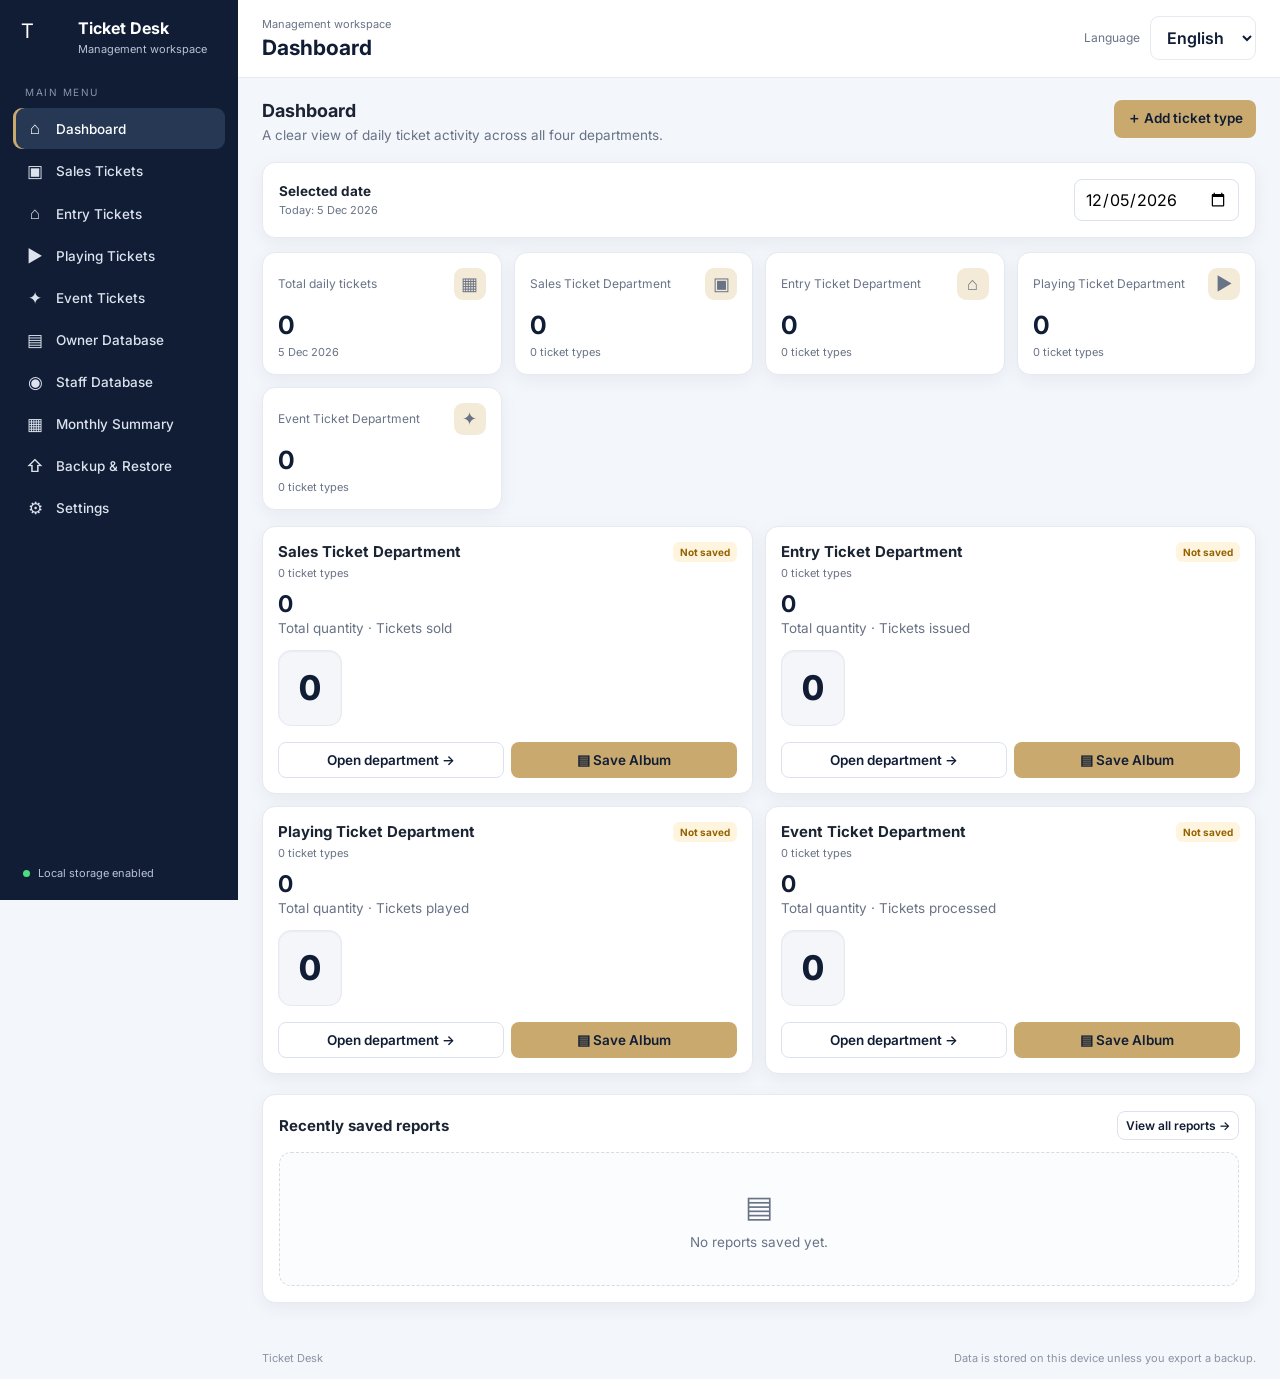
<file: index-1.html>
<!doctype html>
<html lang="en">
<head>
  <meta charset="utf-8">
  <meta name="viewport" content="width=device-width, initial-scale=1">
  <meta name="theme-color" content="#101d35">
  <title>Ticket Desk — Management System</title>
  <link rel="preconnect" href="https://fonts.googleapis.com">
  <link href="https://fonts.googleapis.com/css2?family=Inter:wght@400;500;600;700&family=Noto+Sans+Thai:wght@400;500;600;700&display=swap" rel="stylesheet">
  <link rel="stylesheet" href="style.css">
</head>
<body>
  <div class="app-shell">
    <aside class="sidebar" id="sidebar">
      <div class="brand"><div class="brand-mark">T</div><div><strong>Ticket Desk</strong><small data-i18n="workspace">Management workspace</small></div></div>
      <nav id="sideNav" aria-label="Main navigation"></nav>
      <div class="sidebar-foot"><span class="status-dot"></span><span data-i18n="localStorage">Local storage enabled</span></div>
    </aside>
    <main class="main">
      <header class="topbar">
        <button class="icon-button mobile-menu" id="menuToggle" aria-label="Open menu">☰</button>
        <div class="top-title"><span data-i18n="workspace">Management workspace</span><h1 id="pageTitle">Dashboard</h1></div>
        <div class="top-actions"><label class="language-label" for="languageSelect" data-i18n="language">Language</label><select id="languageSelect" aria-label="Language"><option value="en">English</option><option value="th">ภาษาไทย</option></select></div>
      </header>
      <div id="appContent" class="content" aria-live="polite"></div>
      <footer class="footer"><span>Ticket Desk</span><span data-i18n="localOnly">Data is stored on this device unless you export a backup.</span></footer>
    </main>
  </div>
  <div class="toast-region" id="toastRegion" aria-live="polite"></div>
  <dialog id="modal" class="modal"><form id="modalForm" method="dialog"><div id="modalContent"></div></form></dialog>
  <input type="file" id="backupFileInput" accept="application/json,.json" hidden>
  <script src="app.js"></script>
</body>
</html>
</file>
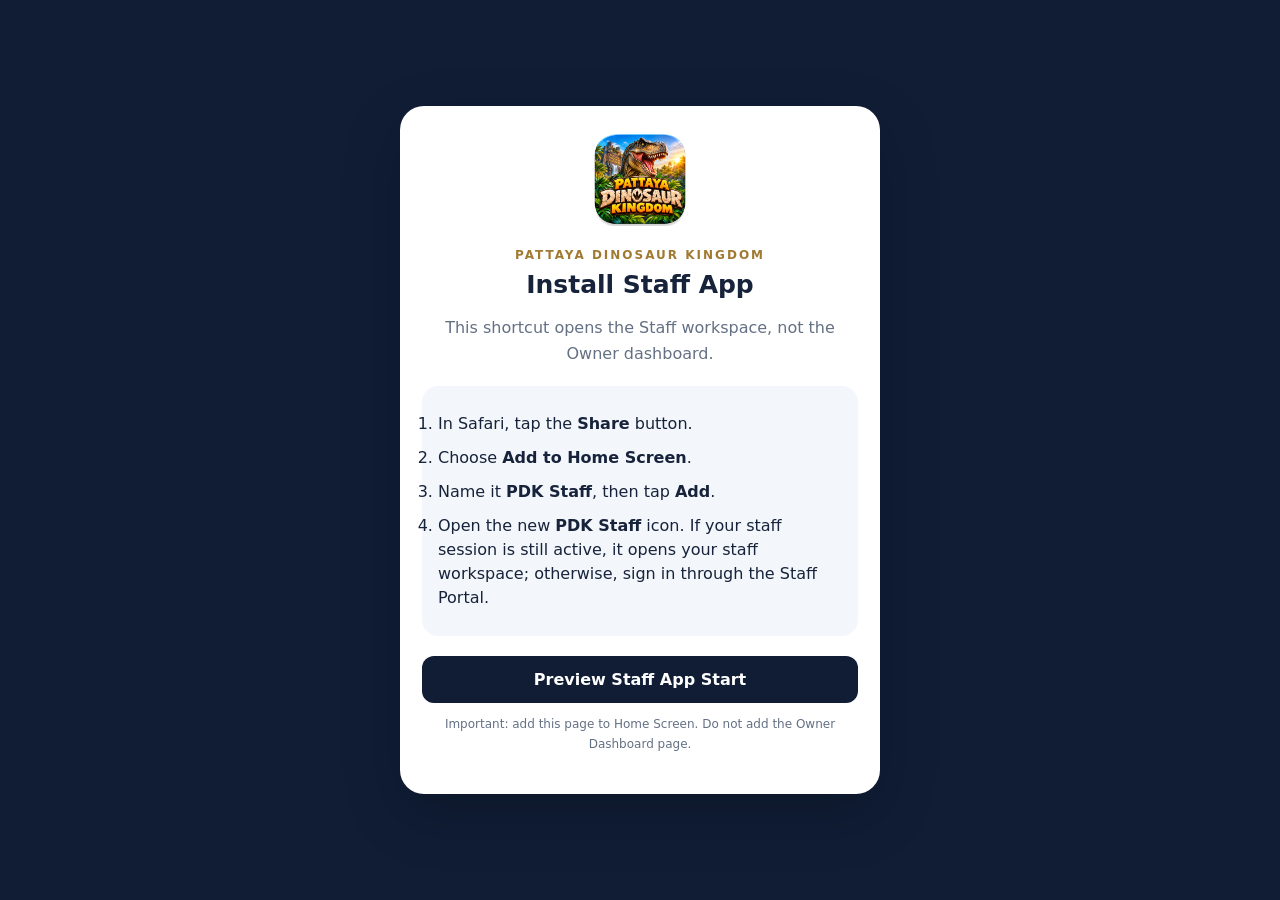
<file: staff-install.html>
<!doctype html>
<html lang="en">
<head>
<meta charset="utf-8">
<meta name="viewport" content="width=device-width,initial-scale=1">
<meta name="theme-color" content="#101d35">
<meta name="apple-mobile-web-app-capable" content="yes">
<meta name="apple-mobile-web-app-status-bar-style" content="black-translucent">
<meta name="apple-mobile-web-app-title" content="PDK Staff">
<link rel="manifest" href="./staff-manifest.webmanifest?v=staff-app-start-20261020a">
<link rel="apple-touch-icon" href="./file_000000006da082119bbf212e4f6fad52.png?v=staff-login-logo-center-20261019b">
<title>Install Staff App — Pattaya Dinosaur Kingdom</title>
<style>
*{box-sizing:border-box}body{margin:0;min-height:100vh;background:#101d35;color:#17233a;font-family:system-ui,-apple-system,sans-serif;display:grid;place-items:center;padding:20px}.card{width:min(100%,480px);background:#fff;border-radius:24px;padding:28px 22px;box-shadow:0 20px 60px #0003;text-align:center}.logo{width:92px;height:92px;object-fit:contain;border-radius:20px}.eyebrow{letter-spacing:2px;color:#a17a32;font-size:12px;font-weight:800;margin:18px 0 8px}h1{font-size:25px;margin:0 0 12px}p{line-height:1.6;color:#647084}.steps{text-align:left;background:#f3f6fb;border-radius:16px;padding:16px;margin:20px 0}.steps li{margin:10px 0;line-height:1.5}.btn{display:block;width:100%;padding:14px;border:0;border-radius:12px;background:#101d35;color:white;font-size:16px;font-weight:700;text-decoration:none}.small{font-size:12px}
</style>
</head>
<body>
<main class="card">
<img class="logo" src="./file_000000006da082119bbf212e4f6fad52.png?v=staff-login-logo-center-20261019b" alt="Pattaya Dinosaur Kingdom">
<div class="eyebrow">PATTAYA DINOSAUR KINGDOM</div>
<h1>Install Staff App</h1>
<p>This shortcut opens the Staff workspace, not the Owner dashboard.</p>
<ol class="steps">
<li>In Safari, tap the <strong>Share</strong> button.</li>
<li>Choose <strong>Add to Home Screen</strong>.</li>
<li>Name it <strong>PDK Staff</strong>, then tap <strong>Add</strong>.</li>
<li>Open the new <strong>PDK Staff</strong> icon. If your staff session is still active, it opens your staff workspace; otherwise, sign in through the Staff Portal.</li>
</ol>
<a class="btn" href="./staff-app.html">Preview Staff App Start</a>
<p class="small">Important: add this page to Home Screen. Do not add the Owner Dashboard page.</p>
</main>
<script>if("serviceWorker" in navigator && location.protocol==="https:"){window.addEventListener("load",()=>navigator.serviceWorker.register("./sw.js").catch(()=>{}));}</script>
<script>
(function(){
 const standalone=(window.matchMedia&&window.matchMedia("(display-mode: standalone)").matches)||window.navigator.standalone===true;
 if(standalone) location.replace("./staff-app.html?staff-app=1");
})();
</script>
</body></html>
</file>
<file: style.css>
:root{--navy:#101d35;--navy2:#1b2c4a;--gold:#c9a96e;--gold-light:#f4ead8;--ink:#1b2433;--muted:#697386;--line:#e5e9f0;--bg:#f5f7fb;--white:#fff;--green:#16794b;--red:#b42318;--shadow:0 8px 26px rgba(17,32,57,.07)}
*{box-sizing:border-box}body{margin:0;background:var(--bg);color:var(--ink);font-family:Inter,"Noto Sans Thai",sans-serif;font-size:14px}button,input,select,textarea{font:inherit}button{cursor:pointer}.app-shell{min-height:100vh}.sidebar{width:250px;background:var(--navy);color:#fff;position:fixed;inset:0 auto 0 0;padding:25px 16px;display:flex;flex-direction:column;z-index:10}.brand{display:flex;gap:11px;align-items:center;padding:0 10px 30px}.brand-mark{width:48px;height:48px;flex:0 0 48px;object-fit:cover;border-radius:12px;display:block;background:transparent;}.brand strong{display:block;font-size:16px}.brand small{display:block;color:#b8c2d4;font-size:11px;margin-top:4px}.nav-group{font-size:10px;text-transform:uppercase;letter-spacing:1.5px;color:#8794aa;padding:8px 12px}.nav-item{display:flex;align-items:center;gap:12px;width:100%;border:0;background:transparent;color:#dce3ef;text-align:left;padding:12px;border-radius:10px;margin:3px 0;font-weight:500}.nav-item .nav-icon{width:22px;text-align:center;font-size:17px}.nav-item.active,.nav-item:hover{background:#263854;color:#fff}.nav-item.active{box-shadow:inset 3px 0 var(--gold)}.sidebar-foot{margin-top:auto;padding:16px 10px 4px;color:#b8c2d4;font-size:11px;display:flex;gap:8px;align-items:center}.status-dot{width:7px;height:7px;background:#4ade80;border-radius:50%}.main{margin-left:250px;min-height:100vh;display:flex;flex-direction:column}.topbar{height:94px;background:#fff;border-bottom:1px solid var(--line);display:flex;align-items:center;justify-content:space-between;padding:20px 32px;position:sticky;top:0;z-index:5}.top-title>span{font-size:11px;color:var(--muted)}h1{font-size:23px;margin:4px 0 0;color:var(--navy)}.top-actions{display:flex;align-items:center;gap:10px}.top-actions select{border:1px solid var(--line);border-radius:9px;padding:10px 12px;background:#fff;color:var(--navy);font-weight:600}.language-label{color:var(--muted);font-size:12px}.content{padding:28px 32px;flex:1;max-width:1600px;width:100%;margin:0 auto}.footer{display:flex;justify-content:space-between;padding:16px 32px;color:#8b94a4;font-size:11px}.mobile-menu{display:none}.page-head{display:flex;justify-content:space-between;align-items:flex-start;gap:16px;margin-bottom:22px}.page-head p{color:var(--muted);margin:7px 0 0;line-height:1.6}.page-head h2{margin:0;font-size:19px}.actions,.toolbar{display:flex;gap:9px;align-items:center;flex-wrap:wrap}.btn{border:1px solid transparent;border-radius:9px;padding:10px 14px;font-weight:600;display:inline-flex;align-items:center;justify-content:center;gap:7px;transition:.15s}.btn-primary{background:var(--navy);color:#fff}.btn-primary:hover{background:#243b60}.btn-gold{background:var(--gold);color:var(--navy)}.btn-secondary{background:#fff;border-color:#dce2eb;color:var(--navy)}.btn-danger{background:#fff0ee;color:var(--red);border-color:#ffd4ce}.btn-small{padding:7px 9px;font-size:12px}.icon-button{border:1px solid var(--line);background:#fff;border-radius:9px;padding:9px 11px;color:var(--navy)}.stats-grid{display:grid;grid-template-columns:repeat(4,minmax(0,1fr));gap:16px;margin-bottom:22px}.stat-card,.panel,.department-card,.ticket-card,.report-card{background:#fff;border:1px solid var(--line);border-radius:15px;box-shadow:var(--shadow)}.stat-card{padding:19px}.stat-top{display:flex;justify-content:space-between;align-items:center;color:var(--muted);font-size:12px}.stat-icon{width:36px;height:36px;border-radius:10px;background:var(--gold-light);display:grid;place-items:center;font-size:18px}.stat-number{font-size:28px;font-weight:700;color:var(--navy);margin-top:15px}.stat-sub{font-size:11px;color:var(--muted);margin-top:5px}.dashboard-grid{display:grid;grid-template-columns:repeat(2,minmax(0,1fr));gap:16px}.department-card{padding:19px}.dept-top{display:flex;justify-content:space-between;gap:10px;align-items:flex-start}.dept-title{font-size:15px;font-weight:700}.dept-count{font-size:25px;font-weight:700;color:var(--navy);margin:14px 0 3px}.muted{color:var(--muted)}.ticket-preview-row{display:flex;gap:8px;overflow:hidden;margin:15px 0;min-height:50px}.mini-ticket{width:56px;height:48px;border:1px solid var(--line);border-radius:8px;overflow:hidden;background:#f6f7fa;flex-shrink:0}.mini-ticket img{width:100%;height:100%;object-fit:contain}.mini-ticket.empty{display:grid;place-items:center;color:#b6bfcb}.panel{padding:20px;margin-bottom:18px}.panel-head{display:flex;align-items:center;justify-content:space-between;gap:12px;margin-bottom:16px}.panel-head h3{font-size:15px;margin:0}.field{display:flex;flex-direction:column;gap:7px;min-width:0}.field label{font-size:12px;color:#4f5b6e;font-weight:600}.field input,.field select,.field textarea,.search-input{width:100%;padding:10px 11px;border:1px solid #dce2eb;border-radius:9px;background:#fff;color:var(--ink);outline:none}.field input:focus,.field select:focus,.field textarea:focus,.search-input:focus{border-color:var(--gold);box-shadow:0 0 0 3px #c9a96e22}.field textarea{resize:vertical;min-height:80px}.form-grid{display:grid;grid-template-columns:repeat(2,minmax(0,1fr));gap:15px}.field.full{grid-column:1/-1}.toolbar{justify-content:space-between;margin-bottom:17px}.toolbar-left,.toolbar-right{display:flex;gap:9px;align-items:center;flex-wrap:wrap}.search-input{width:240px}.date-input{border:1px solid #dce2eb;border-radius:9px;padding:10px;background:#fff}.ticket-grid{display:grid;grid-template-columns:repeat(3,minmax(0,1fr));gap:15px}.ticket-card{overflow:hidden;display:flex;flex-direction:column}.ticket-image-wrap{height:165px;background:#f1f3f7;display:flex;align-items:center;justify-content:center;position:relative;cursor:pointer;border-bottom:1px solid var(--line)}.ticket-image-wrap img{width:100%;height:100%;object-fit:contain;padding:10px}.image-placeholder{color:#9aa4b3;text-align:center;display:grid;gap:8px;place-items:center}.image-placeholder span{font-size:27px}.ticket-body{padding:14px;display:flex;flex-direction:column;gap:11px;flex:1}.ticket-name{font-weight:700;font-size:14px;overflow-wrap:anywhere}.ticket-id{font-size:10px;color:var(--muted)}.quantity-row{display:flex;justify-content:space-between;align-items:center;gap:8px}.quantity-row label{font-size:12px;color:var(--muted)}.qty-input{width:90px;border:1px solid #dce2eb;border-radius:8px;padding:9px;text-align:center;font-weight:700}.ticket-actions{display:flex;gap:7px;flex-wrap:wrap;margin-top:auto}.ticket-actions .btn{flex:1}.tag{display:inline-flex;padding:4px 7px;border-radius:6px;background:#edf7f1;color:var(--green);font-size:10px;font-weight:700}.tag.unsaved{background:#fff5df;color:#946200}.empty-state{padding:35px 20px;text-align:center;color:var(--muted);border:1px dashed #d6dce6;border-radius:12px;background:#fbfcfe}.empty-state .empty-icon{font-size:30px;margin-bottom:10px}.table-wrap{overflow:auto}table{width:100%;border-collapse:collapse;min-width:500px}th,td{padding:12px 10px;text-align:left;border-bottom:1px solid var(--line);font-size:12px}th{color:#6b7585;background:#f8f9fc;font-weight:700}td strong{color:var(--navy)}.report-list{display:grid;grid-template-columns:repeat(2,minmax(0,1fr));gap:14px}.report-card{padding:17px}.report-card h3{margin:0 0 8px;font-size:15px}.report-meta{display:flex;flex-wrap:wrap;gap:8px;color:var(--muted);font-size:11px;margin:12px 0}.report-total{font-size:23px;font-weight:700;color:var(--navy)}.report-actions{display:flex;gap:7px;flex-wrap:wrap;margin-top:14px}.report-line{display:flex;align-items:center;gap:10px}.report-thumb{width:48px;height:38px;background:#f3f5f8;border-radius:6px;object-fit:contain}.notice{padding:12px 14px;background:#fff8e9;border:1px solid #f0dba9;border-radius:10px;color:#76571c;font-size:12px;line-height:1.5;margin-bottom:16px}.settings-grid{display:grid;grid-template-columns:repeat(2,minmax(0,1fr));gap:16px}.modal{border:0;border-radius:16px;padding:0;width:min(620px,calc(100% - 28px));max-height:90vh;box-shadow:0 20px 70px #09152b55}.modal::backdrop{background:#0b1529a8;backdrop-filter:blur(3px)}#modalContent{padding:24px;overflow:auto;max-height:90vh}.modal-title{font-size:19px;margin:0 0 20px}.modal-footer{display:flex;justify-content:flex-end;gap:9px;margin-top:22px}.image-preview-dialog{width:min(900px,calc(100% - 20px))}.large-preview{max-width:100%;max-height:75vh;object-fit:contain;display:block;margin:auto}.toast-region{position:fixed;right:20px;bottom:20px;z-index:50;display:grid;gap:8px}.toast{background:var(--navy);color:#fff;padding:12px 16px;border-radius:10px;box-shadow:var(--shadow);max-width:min(380px,calc(100vw - 40px));animation:toast-in .2s ease}.toast.error{background:#9f2822}.toast.success{background:#176b48}@keyframes toast-in{from{transform:translateY(8px);opacity:0}to{transform:none;opacity:1}}.hidden{display:none!important}.footer span:last-child{text-align:right}.summary-line{display:flex;justify-content:space-between;gap:10px;padding:9px 0;border-bottom:1px solid var(--line)}.summary-line:last-child{border:0}.backup-actions{display:flex;gap:10px;flex-wrap:wrap}.image-actions{display:flex;gap:8px;align-items:center;flex-wrap:wrap}.help-text{font-size:11px;color:var(--muted);line-height:1.5}.print-only{display:none}
@media(max-width:1150px){.stats-grid{grid-template-columns:repeat(2,minmax(0,1fr))}.ticket-grid{grid-template-columns:repeat(2,minmax(0,1fr))}.content{padding:22px}.topbar{padding:18px 22px}}
@media(max-width:760px){.sidebar{transform:translateX(-100%);transition:transform .2s;width:270px;box-shadow:8px 0 30px #0b152933}.sidebar.open{transform:translateX(0)}.main{margin-left:0}.mobile-menu{display:inline-block}.topbar{height:80px;padding:14px 16px;gap:10px}.top-title{flex:1}.top-title>span{display:none}h1{font-size:19px}.language-label{display:none}.top-actions select{padding:9px 8px;max-width:120px}.content{padding:17px 14px 25px}.footer{padding:14px;font-size:10px;gap:10px}.stats-grid{gap:10px}.stat-card{padding:14px}.stat-number{font-size:23px}.dashboard-grid,.settings-grid,.report-list{grid-template-columns:1fr}.ticket-grid{grid-template-columns:repeat(2,minmax(0,1fr));gap:10px}.ticket-image-wrap{height:125px}.ticket-body{padding:10px}.ticket-name{font-size:12px}.ticket-actions .btn{padding:7px 5px;font-size:10px}.qty-input{width:70px;padding:8px}.page-head{display:block}.page-head .actions{margin-top:14px}.toolbar{align-items:stretch}.toolbar-left,.toolbar-right{width:100%}.search-input{width:100%;flex:1}.date-input{flex:1;min-width:0}.form-grid{grid-template-columns:1fr}.field.full{grid-column:auto}.panel{padding:14px}.panel-head{align-items:flex-start}.toast-region{right:10px;bottom:10px;left:10px}.toast{max-width:none}.report-actions .btn{flex:1}.table-wrap{margin:0 -5px}.dept-count{font-size:22px}}
@media(max-width:380px){.ticket-grid{grid-template-columns:1fr}.ticket-image-wrap{height:170px}.stats-grid{grid-template-columns:1fr 1fr}.stat-card{padding:11px}.stat-number{font-size:21px}}
@media print{body{background:#fff;font-size:11px}.sidebar,.topbar,.footer,.no-print,.toast-region{display:none!important}.main{margin:0}.content{padding:0;max-width:none}.panel,.stat-card,.department-card,.ticket-card,.report-card{box-shadow:none;border:1px solid #ddd;break-inside:avoid}.ticket-grid{grid-template-columns:repeat(3,1fr)}.ticket-image-wrap{height:100px}.print-only{display:block}.report-card{margin-bottom:10px}button{display:none!important}table{min-width:0}th,td{padding:7px}.print-heading{display:block!important}}

.ticket-album{background:#071a35;color:#fff;border-radius:18px;padding:14px;overflow:hidden;margin:8px 0 16px;font-family:Arial,"Noto Sans Thai",sans-serif}.album-header{display:flex;align-items:center;justify-content:space-between;gap:10px;padding:6px 3px 14px;border-bottom:3px solid #d6ad57}.album-brand{display:flex;align-items:center;gap:10px;min-width:0}.album-brand-mark{width:48px;height:48px;display:grid;place-items:center;border:3px solid #f4d487;border-radius:10px;color:#f4d487;font-size:29px;flex-shrink:0}.album-kicker{font-size:8px;letter-spacing:1px;color:#f4d487;font-weight:800}.album-header h1{margin:5px 0;color:#f4d487;font-family:Georgia,serif;font-size:clamp(17px,3vw,26px);line-height:1.05}.album-department{font-family:Georgia,serif;font-size:clamp(13px,2vw,18px)}.album-date{margin-top:7px;font-size:12px}.album-header-art{font-size:43px}.album-total-card{margin:12px 0;padding:11px;border:2px solid #f2d18a;border-radius:14px;background:#fffaf0;color:#071a35;display:grid;grid-template-columns:48px 1fr;align-items:center;gap:10px}.album-total-icon{width:44px;height:44px;border-radius:50%;display:grid;place-items:center;background:#071a35;color:#f4d487;font-size:24px;border:4px solid #f4e3b7}.album-total-number{border-right:1px solid #d6ad57}.album-total-number span{display:block;font-size:11px;font-weight:800;text-transform:uppercase}.album-total-number strong{display:block;font-size:43px;line-height:1}.album-total-meta{grid-column:1/-1;display:flex;flex-direction:row;flex-wrap:wrap;align-items:center;gap:7px;border-top:1px solid #e5cf9b;padding-top:8px;font-size:12px}.album-total-meta span{color:#63728a}.album-total-meta b{margin-left:auto;background:#f6e4b7;border-radius:20px;padding:5px 8px}.album-section-title{display:flex;align-items:center;gap:9px;margin:12px 0;color:#f4d487}.album-section-title h2{font:bold 18px Georgia,serif;white-space:nowrap;margin:0}.album-section-title span{height:2px;background:#d6ad57;flex:1}.album-ticket-list{display:grid;gap:9px}.album-ticket{display:grid;grid-template-columns:minmax(90px,34%) 1fr 55px;align-items:center;gap:8px;padding:8px;background:#fff;border:2px solid #dfe4eb;border-radius:13px;color:#071a35;min-height:90px;break-inside:avoid}.album-ticket-image{position:relative;height:74px;display:flex;align-items:center;justify-content:center;overflow:hidden;background:#edf0f4;border-radius:7px;isolation:isolate}.album-ticket-image::before{content:'';position:absolute;inset:0;background-image:var(--ticket-image);background-size:cover;background-position:center;filter:blur(8px);opacity:.28;transform:scale(1.08);z-index:-1}.album-ticket-image img{position:relative;width:100%;height:100%;object-fit:cover;object-position:center;z-index:1}.album-no-image{font-size:34px}.album-ticket-name{font:bold 16px Georgia,serif;line-height:1.15;overflow-wrap:anywhere}.album-ticket-notes{margin-top:5px;color:#62728b;font-size:10px}.album-ticket-qty{background:linear-gradient(145deg,#f9e8b7,#dcb45d);border-radius:10px;text-align:center;padding:6px 2px}.album-ticket-qty span{display:block;font-size:9px;font-weight:700}.album-ticket-qty strong{display:block;font-size:25px;line-height:1.2}.album-grand-total{margin-top:13px;padding:9px;border:2px solid #d6ad57;border-radius:13px;display:flex;align-items:center;justify-content:center;gap:8px;color:#f4d487;font-family:Georgia,serif;font-size:15px;font-weight:700}.album-grand-icon{font-size:25px}.album-grand-total strong{font-size:32px}.album-footer{text-align:center;margin-top:16px;color:#e4e9f1;font-size:10px}.album-footer span{padding:0 5px;color:#f4d487}.album-empty{padding:20px;text-align:center;background:#fff;color:#071a35;border-radius:12px}.album-modal-toolbar p{font-size:12px;color:var(--muted);margin-top:-5px}@media(min-width:760px){.album-total-card{grid-template-columns:65px 1fr 1fr}.album-total-meta{grid-column:auto;border-top:0;border-left:1px solid #e5cf9b;padding:0 0 0 12px;flex-direction:column;align-items:flex-start}.album-total-number strong{font-size:56px}.album-ticket{grid-template-columns:minmax(170px,38%) 1fr 72px;min-height:120px}.album-ticket-image{height:98px}.album-ticket-name{font-size:21px}.album-ticket-qty strong{font-size:31px}}
/* Scenic landmark header for the saved ticket album — design option 7 */
.ticket-album .album-header{position:relative;display:flex;align-items:flex-end;justify-content:flex-start;min-height:205px;gap:10px;padding:18px 16px 15px;border:2px solid #d6ad57;border-radius:14px;overflow:hidden;background:linear-gradient(90deg,rgba(4,18,36,.88) 0%,rgba(4,18,36,.58) 48%,rgba(4,18,36,.05) 100%),url('dinosaur-kingdom-hero.svg') center 52%/cover no-repeat;box-shadow:inset 0 -48px 60px rgba(3,16,31,.2)}
.ticket-album .album-brand{position:relative;z-index:1;max-width:80%;align-items:flex-end}
.ticket-album .album-brand-copy{min-width:0;text-shadow:0 2px 6px rgba(0,0,0,.8)}
.ticket-album .album-kicker{font-size:10px;letter-spacing:1.4px;color:#ffe4a0}
.ticket-album .album-header h1{font-size:clamp(19px,3.2vw,30px);line-height:1.08;text-shadow:0 2px 5px #000;margin:8px 0}
.ticket-album .album-department{font-family:Arial,"Noto Sans Thai",sans-serif;font-weight:700;text-shadow:0 2px 4px #000}
.ticket-album .album-date{display:inline-block;margin-top:8px;padding:5px 9px;border-radius:20px;background:rgba(4,18,36,.78);color:#fff0c5;text-shadow:none}
@media(max-width:480px){.ticket-album .album-header{min-height:175px;padding:12px 10px 12px;background-position:center center}.ticket-album .album-brand{max-width:95%}.ticket-album .album-kicker{font-size:8px;letter-spacing:1px}.ticket-album .album-header h1{font-size:19px}.ticket-album .album-department{font-size:12px}}

/* Mobile navigation closes when the dimmed area outside the drawer is tapped */
.sidebar-backdrop{display:none}
@media(max-width:760px){.sidebar-backdrop.open{display:block;position:fixed;inset:0;width:100%;height:100%;padding:0;border:0;border-radius:0;background:rgba(8,18,35,.42);z-index:9;cursor:pointer}.sidebar{z-index:10}}

/* Firebase Gmail owner sign-in gate */
body.auth-pending .app-shell,body.auth-pending .toast-region,body.auth-pending .modal{display:none!important}
.auth-gate{min-height:100vh;display:none;align-items:center;justify-content:center;padding:24px;background:radial-gradient(circle at top right,#253d60 0,#101d35 48%,#081326 100%);color:#f7f8fb}
body.auth-pending .auth-gate{display:flex}
.auth-card{width:min(100%,440px);background:#fff;border:1px solid rgba(244,234,216,.8);border-radius:24px;padding:30px 24px;box-shadow:0 22px 70px rgba(0,0,0,.28);color:#17243b;text-align:center}
.auth-brand{width:96px;height:96px;object-fit:contain;border-radius:20px;display:block;margin:0 auto 18px;background:transparent;box-shadow:none;}
.auth-kicker{font-size:11px;letter-spacing:2px;color:#9a783f;font-weight:700;margin:0 0 8px}
.auth-card h1{font-size:25px;line-height:1.2;margin:0 0 12px}
.auth-description{color:#697386;line-height:1.6;margin:0 0 22px}
.auth-google-button{width:100%;min-height:48px;border:1px solid #d9dee7;border-radius:12px;background:#fff;color:#1b2433;font-weight:700;display:flex;align-items:center;justify-content:center;gap:12px;padding:12px;margin:10px 0}
.auth-google-button:disabled{opacity:.6;cursor:wait}
.google-g{font-size:21px;font-weight:800;color:#4285f4}
.auth-status{font-size:13px;line-height:1.5;color:#697386;margin:14px 0 0}
.auth-status.error{color:#b42318}
.auth-link-existing{margin-top:18px;text-align:left;border-top:1px solid #e5e9f0;padding-top:16px}
.auth-link-existing p{font-size:13px;line-height:1.5;color:#697386}
.auth-link-existing label{display:block;font-size:12px;font-weight:700;margin:12px 0 6px}
.auth-link-existing input{width:100%;border:1px solid #d5dbe5;border-radius:10px;padding:12px;color:#17243b;background:#fff}

/* Option 7: scenic landmark + separate ticket-album title panel */
.ticket-album .album-header{height:clamp(150px,24vw,245px);min-height:0;padding:0;border:2px solid #d6ad57;border-radius:14px 14px 0 0;background:linear-gradient(90deg,rgba(4,18,36,.05),rgba(4,18,36,0)),url("dinosaur-kingdom-hero.svg") center 52%/cover no-repeat;box-shadow:none}
.ticket-album .album-report-heading{display:flex;align-items:center;gap:14px;margin:0 0 12px;padding:12px 14px;background:#071a35;border:2px solid #d6ad57;border-top:0;border-radius:0 0 14px 14px;color:#fff}
.ticket-album .album-report-icon{width:58px;height:58px;flex:0 0 58px;display:grid;place-items:center;border:2px solid #f4d487;border-radius:12px;color:#f4d487;font-size:34px}
.ticket-album .album-report-copy{min-width:0}
.ticket-album .album-report-copy h1{margin:0 0 5px;color:#f4d487;font:700 clamp(18px,3vw,28px) Georgia,serif;line-height:1.1}
.ticket-album .album-report-copy .album-department{font-size:14px}
.ticket-album .album-report-copy .album-date{margin-top:5px;font-size:12px}
@media(max-width:480px){.ticket-album .album-header{height:150px}.ticket-album .album-report-heading{gap:10px;padding:10px}.ticket-album .album-report-icon{width:46px;height:46px;flex-basis:46px;font-size:27px}.ticket-album .album-report-copy h1{font-size:17px}}

/* Option 7: use a real image element so Save as Image and Print capture the scenic banner reliably */
.ticket-album .album-header{position:relative;display:block;height:clamp(150px,25vw,250px);min-height:150px;padding:0!important;overflow:hidden;border:2px solid #d6ad57;border-radius:14px 14px 0 0;background:#071a35!important;}
.ticket-album .album-header .album-hero-image{display:block;width:100%;height:100%;object-fit:cover;object-position:center 52%;}
.ticket-album .album-header .album-hero-shade{position:absolute;inset:0;background:linear-gradient(180deg,rgba(4,18,36,0) 55%,rgba(4,18,36,.2));pointer-events:none;}
.ticket-album .album-report-heading{margin-top:0;border-radius:0 0 14px 14px;}
@media(max-width:480px){.ticket-album .album-header{height:165px;min-height:165px;}}

/* Installable app: Download here */
.install-app-button{display:inline-flex;align-items:center;justify-content:center;gap:7px;min-height:40px;padding:9px 13px;border:1px solid #c9a96e;border-radius:10px;background:#101d35;color:#ffe5a1;font-weight:800;white-space:nowrap;box-shadow:0 3px 10px rgba(16,29,53,.12)}
.install-app-button:hover{background:#1b2c4a}
.install-app-button:focus-visible{outline:3px solid #e5c16d;outline-offset:2px}
@media(max-width:480px){.topbar{padding:12px}.top-actions{gap:6px}.install-app-button{padding:8px 9px;min-height:38px;font-size:12px}.language-label{display:none}.top-actions select{padding:8px 5px;max-width:96px}}

/* Safer ticket actions: Edit stays prominent; Delete is tucked into More. */
.ticket-actions{align-items:stretch;gap:8px;position:relative}
.ticket-actions .ticket-edit-button{flex:1;min-height:42px;font-size:13px}
.ticket-more{position:relative;flex:0 0 auto}
.ticket-more>summary{list-style:none;display:flex;align-items:center;justify-content:center;gap:4px;min-height:42px;padding:0 11px;border:1px solid var(--line);border-radius:9px;background:#fff;color:var(--navy);font-weight:700;cursor:pointer;user-select:none}
.ticket-more>summary::-webkit-details-marker{display:none}
.ticket-more[open]>summary{background:#f5f7fb;border-color:#b9c4d4}
.ticket-more-menu{position:absolute;right:0;bottom:calc(100% + 7px);z-index:8;min-width:130px;padding:6px;background:#fff;border:1px solid var(--line);border-radius:10px;box-shadow:0 10px 28px #09152b24}
.ticket-delete-option{display:block;width:100%;padding:11px 12px;border:0;border-radius:7px;background:#fff;color:var(--red);text-align:left;font-weight:700;cursor:pointer}
.ticket-delete-option:active,.ticket-delete-option:hover{background:#fff0ee}
@media(max-width:760px){.ticket-actions .ticket-edit-button{min-height:42px;font-size:12px}.ticket-more>summary{min-height:42px;padding:0 10px;font-size:11px}.ticket-more-menu{min-width:124px}}

/* Pattaya Dinosaur Kingdom report header branding */
.ticket-album .album-header .album-hero-brand{position:absolute;z-index:2;inset:0;display:flex;flex-direction:column;align-items:flex-start;justify-content:center;padding:clamp(14px,3vw,30px);color:#fff;text-shadow:0 2px 8px rgba(0,0,0,.8);pointer-events:none;max-width:100%}
.ticket-album .album-header .album-hero-kicker{font-size:clamp(9px,1.5vw,14px);font-weight:800;letter-spacing:clamp(2px,.5vw,5px);color:#ffe2a0;margin-bottom:5px}
.ticket-album .album-header .album-hero-brand strong{font-family:Georgia,serif;font-size:clamp(24px,5.4vw,56px);line-height:.98;letter-spacing:1px;color:#fff0c2}
.ticket-album .album-header .album-hero-brand b{font-family:Georgia,serif;font-size:clamp(19px,4.2vw,43px);line-height:1.08;color:#fff;font-weight:900;letter-spacing:.2px;overflow-wrap:anywhere}
.ticket-album .album-header .album-hero-tagline{font-size:clamp(8px,1.35vw,12px);font-weight:800;letter-spacing:clamp(1px,.3vw,3px);margin-top:10px;color:#fff}
@media(max-width:480px){.ticket-album .album-header .album-hero-brand{padding:12px}.ticket-album .album-header .album-hero-brand strong{font-size:25px}.ticket-album .album-header .album-hero-brand b{font-size:19px}.ticket-album .album-header .album-hero-tagline{font-size:8px;letter-spacing:1px}}
@media print{.ticket-album .album-header .album-hero-brand{print-color-adjust:exact;-webkit-print-color-adjust:exact}}

/* Option 2: compact report layout with two-column ticket cards */
.ticket-album .album-header{height:150px!important;min-height:150px!important;border-radius:14px 14px 0 0!important}
.ticket-album .album-hero-brand{padding:14px!important}
.ticket-album .album-hero-kicker{font-size:9px!important;letter-spacing:2px!important}
.ticket-album .album-hero-brand strong{font-size:30px!important}
.ticket-album .album-hero-brand b{font-size:24px!important}
.ticket-album .album-hero-tagline{font-size:8px!important;letter-spacing:1px!important;margin-top:5px!important}
.ticket-album .album-report-heading{padding:8px 12px!important;margin-bottom:8px!important}
.ticket-album .album-report-icon{width:42px!important;height:42px!important;flex-basis:42px!important;font-size:24px!important}
.ticket-album .album-department{font-size:16px!important}
.ticket-album .album-date{margin-top:4px!important;font-size:12px!important}
.ticket-album .album-total-card{margin:8px 0!important;padding:10px!important;grid-template-columns:44px 1fr 1fr!important;gap:8px!important}
.ticket-album .album-total-icon{font-size:25px!important}
.ticket-album .album-total-number strong{font-size:36px!important}
.ticket-album .album-total-number span{font-size:10px!important}
.ticket-album .album-total-meta{font-size:10px!important}
.ticket-album .album-section-title{margin:8px 0!important}
.ticket-album .album-ticket-list{grid-template-columns:repeat(2,minmax(0,1fr))!important;gap:8px!important}
.ticket-album .album-ticket{grid-template-columns:minmax(0,40%) minmax(0,1fr) 40px!important;gap:5px!important;padding:5px!important;min-height:74px!important;border-radius:10px!important}
.ticket-album .album-ticket-image{height:62px!important}
.ticket-album .album-ticket-name{font-size:12px!important;overflow-wrap:anywhere!important}
.ticket-album .album-ticket-notes{display:none!important}
.ticket-album .album-ticket-qty{padding:5px 1px!important}
.ticket-album .album-ticket-qty span{font-size:7px!important}
.ticket-album .album-ticket-qty strong{font-size:19px!important}
.ticket-album .album-grand-total{margin-top:9px!important;padding:7px!important;font-size:13px!important}
.ticket-album .album-grand-total strong{font-size:30px!important}
.ticket-album .album-footer{margin-top:8px!important;font-size:10px!important}
@media(max-width:420px){.ticket-album{padding:8px!important}.ticket-album .album-header{height:125px!important;min-height:125px!important}.ticket-album .album-hero-brand strong{font-size:24px!important}.ticket-album .album-hero-brand b{font-size:19px!important}.ticket-album .album-ticket{grid-template-columns:minmax(0,36%) minmax(0,1fr) 36px!important;gap:4px!important;padding:4px!important}.ticket-album .album-ticket-image{height:56px!important}.ticket-album .album-ticket-name{font-size:10px!important}.ticket-album .album-ticket-qty strong{font-size:16px!important}.ticket-album .album-total-card{grid-template-columns:32px 1fr 1fr!important;padding:7px!important}.ticket-album .album-total-number strong{font-size:30px!important}}


/* Compact premium refresh — global app UI only; report/album styling remains intact */
:root{--shadow:0 5px 18px rgba(17,32,57,.055)}
body{font-size:13.5px;background:#f3f6fb}
.sidebar{padding:18px 13px;width:238px}
.brand{padding:0 8px 22px;gap:9px}
.brand-mark{width:36px;height:36px;border-radius:11px;font-size:20px}
.nav-item{padding:10px 11px;gap:10px;margin:2px 0;border-radius:9px}
.main{margin-left:238px}
.topbar{height:78px;padding:14px 24px}
h1{font-size:21px}
.content{padding:22px 24px;max-width:1540px}
.footer{padding:12px 24px}
.page-head{margin-bottom:16px;gap:12px}
.page-head h2{font-size:18px}
.page-head p{margin-top:5px;line-height:1.45}
.stats-grid{gap:12px;margin-bottom:16px}
.stat-card{padding:15px;border-radius:13px}
.stat-icon{width:32px;height:32px;border-radius:9px}
.stat-number{font-size:25px;margin-top:10px}
.dashboard-grid{gap:12px}
.department-card{padding:15px;border-radius:13px}
.dept-count{font-size:23px;margin:10px 0 2px}
.ticket-preview-row{margin:10px 0;min-height:44px}
.mini-ticket{width:50px;height:42px}
.panel{padding:16px;margin-bottom:14px;border-radius:13px}
.panel-head{margin-bottom:12px}
.form-grid{gap:12px}
.field{gap:5px}
.field input,.field select,.field textarea,.search-input,.date-input{padding:9px 10px;border-radius:8px}
.toolbar{margin-bottom:13px;gap:8px}
.toolbar-left,.toolbar-right,.actions{gap:7px}
.btn{padding:9px 12px;border-radius:8px}
.btn-small{padding:6px 8px}
.ticket-grid{gap:12px}
.ticket-card{border-radius:13px}
.ticket-image-wrap{height:138px}
.ticket-image-wrap img{padding:8px}
.ticket-body{padding:11px;gap:9px}
.ticket-name{font-size:14px;line-height:1.35}
.quantity-row{gap:7px}
.qty-input{min-height:40px;padding:8px 9px;border-radius:9px}
.ticket-actions{gap:7px}
.ticket-actions .ticket-edit-button,.ticket-more>summary{min-height:39px}
.report-card{border-radius:13px}
@media(max-width:1150px){
 .main{margin-left:238px}
 .content{padding:18px}
 .topbar{padding:12px 18px}
 .ticket-grid{gap:10px}
 .ticket-image-wrap{height:125px}
 .ticket-body{padding:10px}
}
@media(max-width:760px){
 .sidebar{width:270px;padding:20px 14px}
 .main{margin-left:0}
 .topbar{height:auto;min-height:68px;padding:10px 12px;gap:8px}
 .top-title{min-width:0}
 .top-title h1{font-size:clamp(16px,4.5vw,20px);line-height:1.18;margin-top:0}
 .content{padding:14px 12px}
 .footer{padding:12px}
 .page-head{margin-bottom:13px;align-items:center}
 .page-head h2{font-size:17px}
 .stats-grid{gap:9px;margin-bottom:12px}
 .stat-card{padding:11px;border-radius:12px}
 .stat-number{font-size:22px;margin-top:7px}
 .stat-sub{font-size:10px}
 .dashboard-grid{gap:10px}
 .department-card{padding:12px}
 .dept-count{font-size:21px}
 .panel{padding:12px;margin-bottom:11px}
 .panel-head{gap:8px;margin-bottom:10px}
 .form-grid{gap:10px}
 .toolbar{gap:7px;margin-bottom:11px}
 .toolbar-left,.toolbar-right{gap:7px}
 .search-input{width:100%;min-width:0}
 .ticket-grid{gap:9px}
 .ticket-image-wrap{height:112px}
 .ticket-image-wrap img{padding:6px}
 .ticket-body{padding:9px;gap:8px}
 .ticket-name{font-size:13px;line-height:1.3}
 .ticket-id{font-size:9px}
 .quantity-row{align-items:center;gap:5px}
 .quantity-row label{font-size:11px}
 .qty-input{width:82px;min-height:38px;padding:7px 6px;font-size:15px}
 .ticket-actions{gap:6px}
 .ticket-actions .ticket-edit-button,.ticket-more>summary{min-height:39px}
 .ticket-more>summary{padding:0 9px}
 .btn{padding:8px 10px}
}
@media(max-width:380px){
 .content{padding:11px 9px}
 .ticket-grid{gap:7px}
 .ticket-image-wrap{height:96px}
 .ticket-body{padding:8px;gap:7px}
 .ticket-name{font-size:12px}
 .qty-input{width:70px}
 .ticket-actions .ticket-edit-button{font-size:11px}
}

.logout-button{white-space:nowrap;min-height:40px}@media(max-width:760px){.top-actions{gap:7px}.logout-button{padding:9px 10px;font-size:12px}}

/* Ensure native hidden fields stay hidden even when .field sets display:flex. */
[hidden]{display:none!important}

/* Four-box PIN input used for Leader check-in. */
.pin-inputs{display:grid;grid-template-columns:repeat(4,minmax(0,1fr));gap:12px;max-width:340px;margin:4px auto 0;width:100%}.pin-digit{width:100%;min-width:0;height:58px;text-align:center;font-size:24px;font-weight:800;color:var(--navy);border:1px solid #dce2eb;border-radius:12px;background:#fff;box-shadow:0 2px 6px rgba(17,32,57,.04)}.pin-digit:focus{outline:none;border-color:var(--gold);box-shadow:0 0 0 3px #c9a96e33}.pin-digit.filled{border-color:#9ab4dc;background:#f2f6fc}@media(max-width:420px){.pin-inputs{gap:8px}.pin-digit{height:52px;font-size:22px}}

/* Professional business UI: theme and selectable device layout */
:root[data-theme="dark"],body[data-theme="dark"]{color-scheme:dark;--ink:#edf2fb;--muted:#a9b5c8;--line:#34445d;--bg:#0c1424;--white:#172338;--gold-light:#2b3548;--green:#4bc59a;--red:#ff7b72;--shadow:0 10px 30px rgba(0,0,0,.24)}
body[data-theme="dark"] .app-shell,body[data-theme="dark"] .main{background:var(--bg);color:var(--ink)}
body[data-theme="dark"] .panel,body[data-theme="dark"] .topbar,body[data-theme="dark"] .content-card,body[data-theme="dark"] .modal{background:var(--white);color:var(--ink);border-color:var(--line)}
body[data-theme="dark"] input,body[data-theme="dark"] select,body[data-theme="dark"] textarea,body[data-theme="dark"] .date-input{background:#101b2e;color:var(--ink);border-color:var(--line)}
body[data-theme="dark"] .muted,body[data-theme="dark"] .help-text,body[data-theme="dark"] .footer{color:var(--muted)}
body[data-theme="dark"] .summary-line{border-color:var(--line)}
body[data-layout="laptop"] .app-shell{width:100%;max-width:none}body[data-layout="laptop"] .content{max-width:none}
body[data-layout="phone"] .app-shell{width:min(100%,560px);margin:0 auto;min-height:100dvh}
body[data-layout="phone"] .sidebar{width:100%;height:auto;position:fixed;left:0;right:0;top:auto;bottom:0;z-index:60;display:flex;flex-direction:column;padding:8px 10px calc(8px + env(safe-area-inset-bottom));border-right:0;border-top:1px solid var(--line);box-shadow:0 -8px 24px rgba(15,30,55,.12)}
body[data-layout="phone"] .sidebar .brand,body[data-layout="phone"] .sidebar .sidebar-foot,body[data-layout="phone"] .sidebar .nav-group{display:none}
body[data-layout="phone"] .sidebar nav{display:flex;overflow-x:auto;gap:5px;align-items:stretch}
body[data-layout="phone"] .sidebar .nav-item{flex:0 0 auto;min-width:70px;display:flex;flex-direction:column;gap:4px;align-items:center;justify-content:center;padding:8px 10px;font-size:11px;white-space:nowrap}
body[data-layout="phone"] .sidebar .nav-icon{font-size:18px}body[data-layout="phone"] .main{margin-left:0!important;width:100%;padding-bottom:100px}body[data-layout="phone"] .topbar{position:sticky;top:0;z-index:20}body[data-layout="phone"] .sidebar-backdrop{display:none}
@media(max-width:760px){body[data-layout="laptop"] .sidebar{width:min(86vw,300px)}body[data-layout="phone"] .sidebar{width:100%}}


/* Dashboard ticket total displayed one digit per tile */
.quantity-digit-row{display:flex;align-items:center;gap:8px;flex-wrap:wrap;min-height:76px;margin:14px 0 16px;}
.quantity-digit{display:flex;align-items:center;justify-content:center;width:clamp(44px,13vw,64px);height:clamp(54px,11vw,76px);border:1px solid var(--line);border-radius:13px;background:#f4f6fa;color:var(--navy);font-size:clamp(24px,6vw,34px);font-weight:800;box-shadow:inset 0 1px 2px rgba(17,32,57,.05);font-variant-numeric:tabular-nums;}
body[data-theme="dark"] .quantity-digit{background:#202b3d;color:#fff;border-color:#3b475a;}
@media(max-width:420px){.quantity-digit-row{gap:6px}.quantity-digit{width:42px;height:54px;border-radius:10px}}


/* UI/UX refinement — responsive spacing and accessible touch targets.
   CSS-only: does not alter ticket records, Firebase, sync logic, or calculations. */
:where(button,a,select,input,textarea,[role="button"]){scroll-margin-top:90px}
:where(button,a,select,input,textarea):focus-visible{outline:3px solid #c9a96e;outline-offset:2px}
.sidebar{overflow-y:auto;overscroll-behavior:contain}
.sidebar-backdrop{touch-action:manipulation}
.top-actions select,.logout-button,.mobile-menu{min-height:42px}
.stat-card,.department-card,.panel,.report-card{min-width:0}
.stat-top,.dept-top,.panel-head{min-width:0}
.stat-top>*,.dept-top>*{overflow-wrap:anywhere}
@media(max-width:760px){
  .topbar{flex-wrap:nowrap}
  .top-title{min-width:0}
  .top-title h1{overflow-wrap:anywhere}
  .top-actions{flex:0 0 auto}
  .logout-button{min-height:42px;padding:9px 10px}
  .top-actions select{min-height:42px;max-width:104px}
  .content{padding-left:12px;padding-right:12px}
  .page-head{gap:12px}
  .page-head p{font-size:14px;line-height:1.55}
  .page-head .actions .btn,.actions .btn{min-height:42px}
  .stat-card{min-width:0;padding:12px}
  .stat-top{align-items:flex-start;gap:8px}
  .stat-number{overflow-wrap:anywhere}
  .department-card{padding:14px}
  .ticket-preview-row{max-width:100%;overflow-x:auto;padding-bottom:4px}
  .panel-head{flex-wrap:wrap}
  .table-wrap{-webkit-overflow-scrolling:touch}
  .sidebar .nav-item{min-height:44px}
  .sidebar-foot{line-height:1.45}
  .auth-card{width:calc(100% - 24px);padding:26px 18px;border-radius:20px}
  .auth-card h1{font-size:clamp(22px,6vw,26px)}
  .auth-description{font-size:14px;line-height:1.65;overflow-wrap:anywhere}
  .auth-status{overflow-wrap:anywhere}
}
@media(max-width:380px){
  .topbar{padding-left:9px;padding-right:9px;gap:6px}
  .top-title h1{font-size:17px}
  .top-actions{gap:5px}
  .logout-button{font-size:11px;padding:8px}
  .top-actions select{max-width:88px;font-size:12px}
  .stats-grid{gap:8px}
  .stat-card{padding:10px}
  .stat-top{font-size:11px}
  .stat-icon{width:30px;height:30px;font-size:15px}
}
@media(prefers-reduced-motion:reduce){
  *,*::before,*::after{scroll-behavior:auto!important;animation-duration:.01ms!important;animation-iteration-count:1!important;transition-duration:.01ms!important}
}


/* Cross-platform responsive refinement: Android, iOS, tablet and desktop.
   Presentation only; no ticket, account, or Firebase data is changed. */
:root{color-scheme:light}
html{-webkit-text-size-adjust:100%;text-size-adjust:100%;scroll-padding-top:90px}
body{min-width:320px;min-height:100vh;min-height:100dvh;-webkit-tap-highlight-color:transparent}
button,a,select,input,textarea,summary{touch-action:manipulation}
button,a,[role="button"],summary{ -webkit-user-select:none; user-select:none }
input,select,textarea{font-size:16px}
img,video,canvas,svg{max-width:100%}
.app-shell,.main,.content,.panel,.ticket-card,.department-card,.report-card{min-width:0}
.ticket-name,.ticket-id,.stat-top,.dept-title,.panel-head,.notice,.help-text{overflow-wrap:anywhere}
.sidebar{padding-bottom:max(16px,env(safe-area-inset-bottom))}
.topbar{padding-top:max(12px,env(safe-area-inset-top))}
.footer{padding-bottom:max(14px,env(safe-area-inset-bottom))}
.modal{max-height:calc(100dvh - 24px);overscroll-behavior:contain}
#modalContent{max-height:calc(100dvh - 24px);overscroll-behavior:contain}
@supports(height:100dvh){.app-shell,.main{min-height:100dvh}.auth-gate{min-height:100dvh}}
@media(max-width:760px){
  .topbar{min-height:72px;height:auto;min-height:72px;flex-wrap:nowrap}
  .top-title{min-width:0}
  .top-title h1,h1{overflow-wrap:anywhere}
  .top-actions{min-width:0;flex-shrink:0}
  .top-actions .btn{min-height:42px}
  .top-actions select{min-height:42px}
  .mobile-menu{min-width:42px;min-height:42px}
  .content{padding-left:clamp(10px,3.5vw,16px);padding-right:clamp(10px,3.5vw,16px)}
  .stats-grid,.ticket-grid{grid-template-columns:repeat(2,minmax(0,1fr))}
  .ticket-card{min-width:0}
  .ticket-image-wrap{height:clamp(92px,28vw,150px)}
  .ticket-body{min-width:0}
  .quantity-row{flex-wrap:wrap}
  .qty-input{max-width:100%;min-width:0}
  .ticket-actions{display:grid;grid-template-columns:minmax(0,1fr) auto}
  .ticket-actions .btn{min-width:0;white-space:normal}
  .toolbar-left,.toolbar-right{min-width:0}
  .table-wrap{max-width:100%;overflow:auto;overscroll-behavior-x:contain}
  .sidebar{padding-top:max(18px,env(safe-area-inset-top))}
  .sidebar-backdrop.open{touch-action:manipulation}
}
@media(max-width:390px){
  .topbar{gap:6px;padding-left:8px;padding-right:8px}
  .top-title h1{font-size:16px;line-height:1.15}
  .top-actions{gap:5px}
  .top-actions .btn{padding:8px 7px;font-size:11px}
  .top-actions select{max-width:82px;padding:7px 3px;font-size:12px}
  .stats-grid,.ticket-grid{gap:8px}
  .stat-card{padding:10px}
  .ticket-body{padding:8px}
  .ticket-name{font-size:12px}
  .ticket-actions{gap:5px}
  .ticket-actions .btn{font-size:10px;padding:7px 4px}
}
@media(hover:none){
  .nav-item:hover,.btn:hover{filter:none}
  .btn:active,.nav-item:active{transform:scale(.99)}
}


/* Login wallpaper: shared Owner and Staff background, using the supplied scenic image */
.auth-gate,
body.staff-login-wallpaper{
  background-image:linear-gradient(rgba(5,18,38,.30),rgba(5,18,38,.42)),url("./file_00000000980482119751e46afe4d8511.png?v=login-wallpaper-20261020c");
  background-size:cover;
  background-position:center center;
  background-repeat:no-repeat;
  background-attachment:scroll;
}
body.staff-login-wallpaper{
  min-height:100vh;
  min-height:100svh;
  display:flex;
  align-items:center;
  justify-content:center;
  padding:12px;
}
body.staff-login-wallpaper main{width:100%;max-width:420px!important;margin:0 auto!important;padding:12px!important}
body.staff-login-wallpaper main>.panel{
  width:100%;
  padding:18px 16px;
  border-radius:20px;
  background:rgba(255,255,255,.88);
  border:1px solid rgba(255,255,255,.72);
  box-shadow:0 16px 48px rgba(3,16,36,.25);
  backdrop-filter:blur(8px);
}
body.auth-pending .auth-gate{
  min-height:100vh;
  min-height:100svh;
  padding:12px;
  background-color:#071a35;
  background-image:linear-gradient(rgba(5,18,38,.22),rgba(5,18,38,.38)),url("./file_00000000980482119751e46afe4d8511.png?v=login-wallpaper-20261020c");
  background-size:cover;
  background-position:center center;
  background-repeat:no-repeat;
  background-attachment:scroll;
}
@media(max-width:600px){
  .auth-gate{padding:10px!important}
  .auth-card{width:min(100%,370px);padding:17px 15px;border-radius:20px}
  .auth-brand{width:62px;height:62px;margin-bottom:8px}
  .auth-kicker{font-size:9px;letter-spacing:1.3px;margin-bottom:5px}
  .auth-card h1{font-size:22px;margin-bottom:7px}
  .auth-description{font-size:12px;line-height:1.45;margin-bottom:12px}
  .auth-card #ownerLoginForm .field{margin-bottom:9px!important}
  .auth-card #ownerLoginForm input{min-height:42px;padding:9px 10px}
  .auth-card #ownerLoginButton{min-height:44px!important}
  body.staff-login-wallpaper main>.panel{max-width:370px;padding:16px 14px}
  body.staff-login-wallpaper main>.panel img{width:64px!important;height:64px!important}
  body.staff-login-wallpaper main>.panel h2{font-size:clamp(15px,4.2vw,19px)!important}
  body.staff-login-wallpaper .form-grid{gap:9px}
  body.staff-login-wallpaper .field input,body.staff-login-wallpaper .field select{min-height:42px}
}


/* Compact Add/Edit Ticket modal on phones only; leaves ticket logic and data unchanged. */
@media(max-width:600px){
  #modal{width:calc(100vw - 20px);max-width:480px;max-height:calc(100dvh - 20px);padding:0;border-radius:18px;overflow:auto}
  #modalForm{padding:0}
  #modalContent{padding:16px 14px!important;max-height:calc(100dvh - 20px);overflow-y:auto}
  #modalContent .modal-title{font-size:20px;line-height:1.2;margin:0 0 12px}
  #modalContent .form-grid{gap:9px;grid-template-columns:repeat(2,minmax(0,1fr))}
  #modalContent .field{gap:5px;min-width:0}
  #modalContent .field.full{grid-column:1/-1}
  #modalContent .field label{font-size:13px;line-height:1.3;margin:0}
  #modalContent input:not([type=file]),#modalContent select{min-height:42px;height:42px;padding:8px 11px;border-radius:11px}
  #modalContent textarea{min-height:78px;height:78px;padding:9px 11px;border-radius:11px}
  #modalContent .image-actions{gap:7px;align-items:center;flex-wrap:wrap}
  #modalContent #ticketImage{min-width:0;width:100%;font-size:13px;padding:7px;min-height:40px}
  #modalContent #removeTicketImage{min-height:36px;padding:7px 10px;font-size:12px}
  #modalContent #imageFormPreview{height:88px!important;margin-top:5px!important;border-radius:10px}
  #modalContent #imageFormPreview img{max-height:84px;object-fit:contain}
  #modalContent #imageFormPreview .image-placeholder{gap:3px}
  #modalContent #imageFormPreview .image-placeholder span{font-size:19px}
  #modalContent #imageFormPreview .image-placeholder small{font-size:11px}
  #modalContent .help-text{font-size:11px;line-height:1.35;margin-top:4px}
  #modalContent .modal-footer{gap:8px;margin-top:12px;padding-top:10px;position:sticky;bottom:-16px;background:var(--white,#10233b);padding-bottom:4px}
  #modalContent .modal-footer .btn{min-height:40px;padding:8px 12px;font-size:13px}
}


/* Ticket editor: compact, viewport-fitted phone layout (override legacy modal rules). */
@media screen and (max-width:600px){
  dialog#modal{
    box-sizing:border-box!important;
    width:calc(100vw - 24px)!important;
    max-width:480px!important;
    height:auto!important;
    max-height:calc(100dvh - 24px)!important;
    margin:auto!important;
    padding:0!important;
    overflow:hidden!important;
    border-radius:18px!important;
  }
  dialog#modal #modalForm{margin:0!important;padding:0!important;min-height:0!important;}
  dialog#modal #modalContent{
    box-sizing:border-box!important;
    width:100%!important;
    max-height:calc(100dvh - 24px)!important;
    padding:13px 13px 10px!important;
    overflow-x:hidden!important;
    overflow-y:auto!important;
  }
  dialog#modal #modalContent .modal-title{font-size:18px!important;line-height:1.15!important;margin:0 0 9px!important;}
  dialog#modal #modalContent .form-grid{
    display:grid!important;
    grid-template-columns:minmax(0,1fr) minmax(0,1fr)!important;
    gap:7px 9px!important;
    align-items:start!important;
  }
  dialog#modal #modalContent .form-grid>.field{display:flex!important;flex-direction:column!important;gap:4px!important;margin:0!important;min-width:0!important;}
  dialog#modal #modalContent .form-grid>.field.full{grid-column:1/-1!important;}
  dialog#modal #modalContent .form-grid>.field:not(.full){grid-column:auto!important;}
  dialog#modal #modalContent .field label{font-size:12px!important;line-height:1.25!important;margin:0!important;}
  dialog#modal #modalContent input:not([type=file]),dialog#modal #modalContent select{
    box-sizing:border-box!important;width:100%!important;min-width:0!important;height:38px!important;min-height:38px!important;padding:7px 9px!important;font-size:14px!important;
  }
  dialog#modal #modalContent textarea{box-sizing:border-box!important;width:100%!important;height:54px!important;min-height:54px!important;max-height:54px!important;padding:7px 9px!important;font-size:14px!important;}
  dialog#modal #modalContent .image-actions{display:flex!important;flex-direction:column!important;align-items:stretch!important;gap:5px!important;}
  dialog#modal #modalContent #ticketImage{box-sizing:border-box!important;width:100%!important;min-width:0!important;min-height:34px!important;height:auto!important;padding:5px!important;font-size:12px!important;}
  dialog#modal #modalContent #removeTicketImage{align-self:flex-start!important;min-height:32px!important;padding:5px 9px!important;font-size:12px!important;}
  dialog#modal #modalContent #imageFormPreview{height:58px!important;min-height:58px!important;margin-top:4px!important;overflow:hidden!important;}
  dialog#modal #modalContent #imageFormPreview img{width:100%!important;height:100%!important;max-height:56px!important;object-fit:contain!important;}
  dialog#modal #modalContent #imageFormPreview .image-placeholder{height:100%!important;gap:1px!important;}
  dialog#modal #modalContent #imageFormPreview .image-placeholder span{font-size:16px!important;}
  dialog#modal #modalContent #imageFormPreview .image-placeholder small{font-size:10px!important;}
  dialog#modal #modalContent .help-text{font-size:10px!important;line-height:1.25!important;margin-top:3px!important;}
  dialog#modal #modalContent .modal-footer{
    display:flex!important;justify-content:flex-end!important;gap:7px!important;
    margin-top:8px!important;padding:8px 0 2px!important;
    position:sticky!important;bottom:-10px!important;
    background:var(--white,#10233b)!important;
  }
  dialog#modal #modalContent .modal-footer .btn{min-height:36px!important;padding:7px 11px!important;font-size:12px!important;}
}
@media screen and (max-width:380px){
  dialog#modal #modalContent{padding:11px 10px 8px!important;}
  dialog#modal #modalContent .form-grid{gap:6px 7px!important;}
  dialog#modal #modalContent .modal-title{font-size:17px!important;}
}


/* Monthly Summary page: orderly responsive controls and consistent spacing. */
#appContent:has(#staffDailyDate) .panel{
  padding:clamp(14px,3vw,24px);
}
#appContent:has(#staffDailyDate) .panel>h3{
  margin:0 0 8px;
  line-height:1.25;
}
#appContent:has(#staffDailyDate) .panel>.muted{
  margin:0 0 16px;
  line-height:1.45;
}
#appContent:has(#staffDailyDate) .toolbar{
  display:flex!important;
  flex-direction:column!important;
  align-items:stretch!important;
  gap:12px!important;
}
#appContent:has(#staffDailyDate) .toolbar-left,
#appContent:has(#staffDailyDate) .toolbar-right{
  display:flex!important;
  flex-direction:column!important;
  align-items:stretch!important;
  gap:8px!important;
  width:100%!important;
  min-width:0!important;
}
#appContent:has(#staffDailyDate) .toolbar-left>label{
  margin:0!important;
  font-size:14px;
}
#appContent:has(#staffDailyDate) .toolbar .date-input,
#appContent:has(#staffDailyDate) .toolbar select,
#appContent:has(#staffDailyDate) .toolbar input{
  box-sizing:border-box!important;
  width:100%!important;
  max-width:100%!important;
  min-width:0!important;
  min-height:46px;
}
#appContent:has(#staffDailyDate) .toolbar-right .btn{
  width:100%!important;
  min-height:46px;
  justify-content:center;
  white-space:normal;
  line-height:1.25;
}
#appContent:has(#staffDailyDate) .help-text{
  margin:12px 0!important;
  line-height:1.4;
}
#appContent:has(#staffDailyDate) hr{
  margin:16px 0!important;
  opacity:.65;
}
#appContent:has(#staffDailyDate) .panel #monthlyReportDept{
  margin-bottom:0;
}
@media(min-width:700px){
  #appContent:has(#staffDailyDate) .toolbar{
    flex-direction:row!important;
    align-items:flex-end!important;
    justify-content:space-between!important;
  }
  #appContent:has(#staffDailyDate) .toolbar-left{
    flex-direction:row!important;
    align-items:center!important;
    width:auto!important;
  }
  #appContent:has(#staffDailyDate) .toolbar-left>.date-input,
  #appContent:has(#staffDailyDate) .toolbar-left>select{
    width:auto!important;
    min-width:190px!important;
  }
  #appContent:has(#staffDailyDate) .toolbar-right{
    flex-direction:row!important;
    align-items:center!important;
    width:auto!important;
  }
  #appContent:has(#staffDailyDate) .toolbar-right .btn{width:auto!important;}
}


/* Premium Glass redesign: Monthly Summary + Reports / Saved Albums.
   Presentation-only CSS; no data, permissions, sync or report logic changes. */
#appContent:has(#staffDailyDate),
#appContent:has(#reportDeptFilter),
#appContent:has([data-report-open]){
  --summary-glass:rgba(18,39,64,.88);
  --summary-edge:rgba(224,192,115,.22);
  --summary-gold:#e7c879;
}
#appContent:has(#staffDailyDate) .panel,
#appContent:has(#reportDeptFilter) .panel{
  background:linear-gradient(145deg,rgba(22,47,75,.96),rgba(10,27,48,.96))!important;
  border:1px solid var(--summary-edge)!important;
  border-radius:20px!important;
  box-shadow:0 10px 28px rgba(0,0,0,.16),inset 0 1px 0 rgba(255,255,255,.035)!important;
  padding:clamp(15px,3.8vw,24px)!important;
  margin-bottom:16px!important;
}
#appContent:has(#staffDailyDate) .page-head,
#appContent:has(#reportDeptFilter) .page-head{
  margin-bottom:16px!important;
}
#appContent:has(#staffDailyDate) .page-head h2,
#appContent:has(#reportDeptFilter) .page-head h2{
  color:var(--summary-gold)!important;
  font-size:clamp(22px,5vw,29px)!important;
  line-height:1.15!important;
  letter-spacing:-.025em;
  margin:0 0 7px!important;
}
#appContent:has(#staffDailyDate) .panel h3,
#appContent:has(#reportDeptFilter) .panel h3{
  font-size:clamp(17px,4.2vw,21px)!important;
  line-height:1.3!important;
  margin:0 0 9px!important;
}
#appContent:has(#staffDailyDate) .panel>.muted,
#appContent:has(#reportDeptFilter) .panel>.muted{
  color:#b8c7da!important;
  line-height:1.5!important;
  margin:0 0 16px!important;
}
#appContent:has(#staffDailyDate) .toolbar,
#appContent:has(#reportDeptFilter) .toolbar{
  display:grid!important;
  grid-template-columns:minmax(0,1fr)!important;
  gap:12px!important;
  align-items:stretch!important;
}
#appContent:has(#staffDailyDate) .toolbar-left,
#appContent:has(#staffDailyDate) .toolbar-right,
#appContent:has(#reportDeptFilter) .toolbar-left,
#appContent:has(#reportDeptFilter) .toolbar-right{
  display:flex!important;
  flex-direction:column!important;
  align-items:stretch!important;
  gap:9px!important;
  width:100%!important;
  min-width:0!important;
}
#appContent:has(#staffDailyDate) .toolbar-left>label,
#appContent:has(#reportDeptFilter) .toolbar-left>label{
  margin:0!important;
  color:#d9e3f0!important;
  font-size:13px!important;
  font-weight:600!important;
}
#appContent:has(#staffDailyDate) .toolbar .date-input,
#appContent:has(#staffDailyDate) .toolbar input,
#appContent:has(#staffDailyDate) .toolbar select,
#appContent:has(#reportDeptFilter) .toolbar .date-input,
#appContent:has(#reportDeptFilter) .toolbar input,
#appContent:has(#reportDeptFilter) .toolbar select{
  width:100%!important;
  min-width:0!important;
  max-width:100%!important;
  min-height:46px!important;
  box-sizing:border-box!important;
  border-radius:13px!important;
  border:1px solid rgba(231,200,121,.38)!important;
  background:rgba(5,19,37,.62)!important;
  color:#f1d991!important;
  padding:10px 12px!important;
}
#appContent:has(#staffDailyDate) .toolbar-right .btn,
#appContent:has(#reportDeptFilter) .toolbar-right .btn{
  width:100%!important;
  min-width:0!important;
  min-height:46px!important;
  display:flex!important;
  align-items:center!important;
  justify-content:center!important;
  text-align:center!important;
  white-space:normal!important;
  line-height:1.25!important;
  border-radius:14px!important;
  font-weight:650!important;
}
#appContent:has(#staffDailyDate) .help-text{
  margin:12px 0!important;
  padding:10px 12px!important;
  border-radius:12px!important;
  background:rgba(255,255,255,.035)!important;
  line-height:1.45!important;
}
#appContent:has(#staffDailyDate) hr{margin:17px 0!important;border-color:rgba(231,200,121,.28)!important;}
#appContent:has(#reportDeptFilter) .report-list{
  display:grid!important;
  grid-template-columns:minmax(0,1fr)!important;
  gap:13px!important;
}
#appContent:has(#reportDeptFilter) .report-card{
  min-width:0!important;
  padding:16px!important;
  border-radius:18px!important;
  border:1px solid rgba(231,200,121,.24)!important;
  background:linear-gradient(150deg,rgba(21,46,73,.95),rgba(9,25,45,.96))!important;
  box-shadow:0 8px 20px rgba(0,0,0,.14)!important;
}
#appContent:has(#reportDeptFilter) .report-card .dept-title{
  color:#f0d58f!important;
  font-size:16px!important;
  line-height:1.35!important;
  font-weight:700!important;
  margin-bottom:10px!important;
}
#appContent:has(#reportDeptFilter) .report-card .report-meta{
  display:flex!important;
  flex-wrap:wrap!important;
  gap:7px 12px!important;
  line-height:1.4!important;
  overflow-wrap:anywhere!important;
}
#appContent:has(#reportDeptFilter) .report-card .report-total{
  margin:13px 0!important;
  padding:11px 12px!important;
  border-radius:12px!important;
  background:rgba(231,200,121,.075)!important;
  color:#f1d991!important;
  font-size:25px!important;
  font-weight:750!important;
}
#appContent:has(#reportDeptFilter) .report-card .report-actions{
  display:grid!important;
  grid-template-columns:repeat(2,minmax(0,1fr))!important;
  gap:8px!important;
  margin-top:14px!important;
}
#appContent:has(#reportDeptFilter) .report-card .report-actions .btn{
  width:100%!important;
  min-width:0!important;
  min-height:40px!important;
  padding:8px 7px!important;
  border-radius:11px!important;
  white-space:normal!important;
  line-height:1.2!important;
  font-size:12px!important;
}
#appContent:has(#reportDeptFilter) .empty-state{
  border:1px dashed rgba(231,200,121,.3)!important;
  border-radius:18px!important;
  padding:28px 16px!important;
  background:rgba(255,255,255,.025)!important;
}
@media(min-width:700px){
  #appContent:has(#staffDailyDate) .toolbar,
  #appContent:has(#reportDeptFilter) .toolbar{
    display:flex!important;
    flex-direction:row!important;
    justify-content:space-between!important;
    align-items:flex-end!important;
  }
  #appContent:has(#staffDailyDate) .toolbar-left,
  #appContent:has(#reportDeptFilter) .toolbar-left{
    flex-direction:row!important;
    align-items:center!important;
    width:auto!important;
  }
  #appContent:has(#staffDailyDate) .toolbar-left>.date-input,
  #appContent:has(#reportDeptFilter) .toolbar-left>.date-input,
  #appContent:has(#reportDeptFilter) .toolbar-left>select{
    width:auto!important;
    min-width:180px!important;
  }
  #appContent:has(#staffDailyDate) .toolbar-right,
  #appContent:has(#reportDeptFilter) .toolbar-right{
    flex-direction:row!important;
    align-items:center!important;
    width:auto!important;
  }
  #appContent:has(#staffDailyDate) .toolbar-right .btn,
  #appContent:has(#reportDeptFilter) .toolbar-right .btn{width:auto!important;}
  #appContent:has(#reportDeptFilter) .report-list{grid-template-columns:repeat(2,minmax(0,1fr))!important;}
}


/* Ticket prices: visible and readable on all department ticket cards. */
.ticket-price{
  display:inline-flex;
  align-items:center;
  width:max-content;
  max-width:100%;
  margin-top:6px;
  padding:4px 9px;
  border:1px solid rgba(231,200,121,.38);
  border-radius:9px;
  background:rgba(231,200,121,.09);
  color:#f0d58f;
  font-size:14px;
  font-weight:750;
  line-height:1.25;
  overflow-wrap:anywhere;
}
.ticket-price-unset{
  color:#aebdd0;
  border-color:rgba(174,189,208,.22);
  background:rgba(174,189,208,.05);
  font-size:11px;
  font-weight:500;
}
</file>
